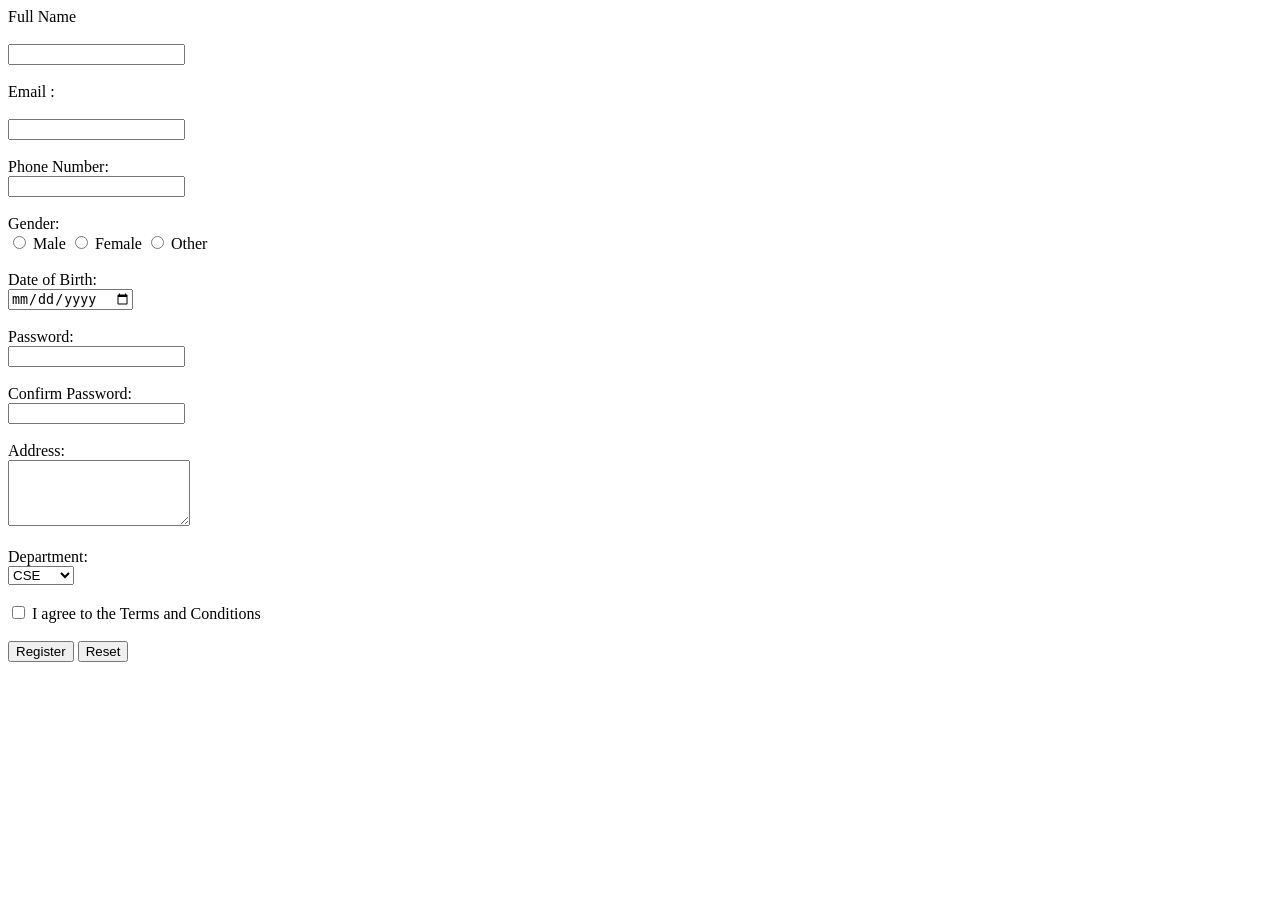
<file: index.html>
<!DOCTYPE html>
<html lang="en">
<head>
    <meta charset="UTF-8">
    <meta name="viewport" content="width=device-width, initial-scale=1.0">
    <title>Document</title>
</head>
<body>
    <form>
        <label for="fullname">Full Name</label> <br><br>
        <input type="text" id="fullname" name="fullname" required><br><br>

        <label for="email">Email :</label><br><br>
        <input type="email" id="email" name="email" required><br><br>

        <label for="phone">Phone Number: </label><br>
        <input type="tel" id="phone" name="phone" required><br><br>

        <label>Gender: </label><br>
        <input type="radio" id="male" name="gender" value="Male">
        <label for="male">Male</label>

        <input type="radio" id="female" name="gender" value="Female">
        <label for="female">Female</label>

       <input type="radio" id="other" name="gender" value="Other">
       <label for="other">Other</label><br><br>

       <label for="dob">Date of Birth: </label><br>
       <input type="date" id="dob" name="dob"><br><br>

       <label for="password">Password: </label><br>
       <input type="password" id="password" name="password" required><br><br>

       <label for="confirmpassword">Confirm Password: </label><br>
       <input type="password" id="confirmpassword" name="confirmpassword" required><br><br>

       <label for="address">Address: </label><br>
       <textarea id="address" name="address" rows="4"></textarea><br><br>

       <label for="department">Department: </label><br>
       <select id="department" name="department">
          <option value="CSE">CSE</option>
          <option value="EEE">EEE</option>
          <option value="BBA">BBA</option>
          <option value="English">English</option>
       </select><br><br>

       <input type="checkbox" id="terms" name="terms" required>
       <label for="terms">I agree to the Terms and Conditions</label><br><br>

       <input type="submit" value="Register">
       <input type="reset" value="Reset">
    </form>
</body>
</html>
</file>
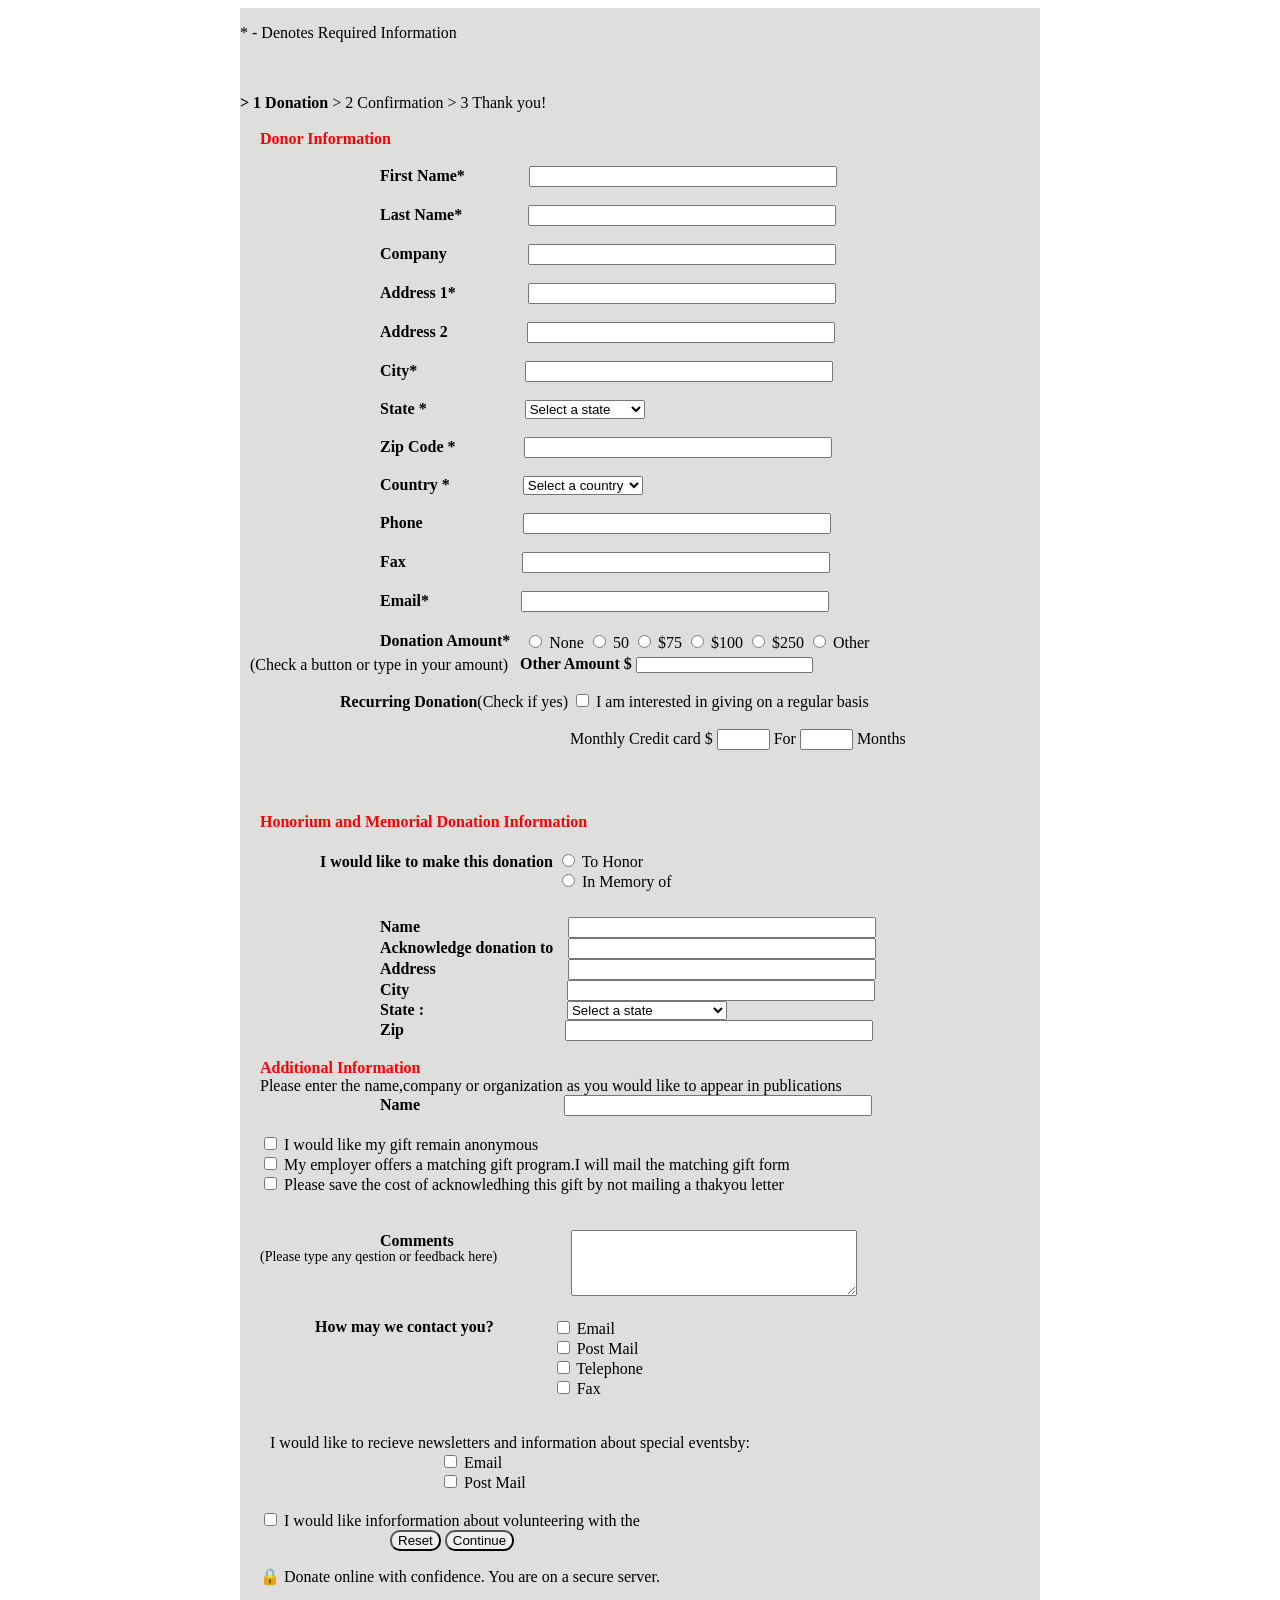
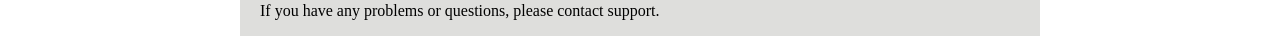
<file: Experiment/index.html>
<!DOCTYPE html>
<html lang="en">
<head>
    <meta charset="UTF-8">
    <meta name="viewport" content="width=device-width, initial-scale=1.0">
     
    <title>Experiment</title>
    <link rel="stylesheet" href="style.css">
</head>
<body>

    <div class="mainDiv">
        <p>* - Denotes Required Information</p><br><br>
        

        <div class="DCT">
            
            <span><b>&gt; 1 Donation</b></span>
            <span>&gt; 2 Confirmation</span>
            <span>&gt; 3 Thank you!</span>
        </div><br>

        <label class="lblr">Donor Information</label><br><br>
        
            <form>
                <div class="DonorInfo">

                    <div class="n-e">

                        <label for="First name" class="lb1">First Name*</label>
                    <input type="text" id="firstname" name="firstname" id="in1" required><br><br>

                    <label for="Last name" class="lb1">Last Name*</label> 
                    <input type="text" id="lastname" name="lastname"  required ><br><br>

                    <label for="Company" class="lb1">Company</label> 
                    <input type="text" id="company" name="company"><br><br>

                    <label for="Address1" class="lb1">Address 1*</label> 
                    <input type="text" id="address1" name="adddress1" required><br><br>

                    <label for="Address2" class="lb1">Address 2</label> 
                    <input type="text" id="address2" name="adddress2"><br><br>

                    <label for="city" class="lb1">City*</label> 
                    <input type="text" id="city" name="city" required><br><br>

                    <label for="State" class="lb1">State * </label>
                    <select id="state" name="state"  required>
                        <option value="" selected disabled>Select a state</option>
                        <option value="State1">State 1</option>
                        <option value="state2">State 2</option>
                        <option value="state3">State 3</option>
                        <option value="state4">State 4</option>
                    </select><br><br>

                    <label for="zip code" class="lb1">Zip Code *</label> 
                    <input type="text" id="zipcode" name="zip code" required><br><br>

                    <label for="Country" class="lb1">Country * </label>
                    <select id="country" name="country" required>
                        <option value="" selected disabled>Select a country</option>
                        <option value="country1">Country 1</option>
                        <option value="country2">Country 2</option>
                        <option value="country3">Country 3</option>
                        <option value="country4">Country 4</option>
                    </select><br><br>

                    <label for="Phone" class="lb1">Phone </label>
                    <input type="tel" id="phone" name="phone" required><br><br>

                    <label for="Fax" class="lb1">Fax</label> 
                    <input type="text" id="Fax" name="Fax"><br><br>

                    <label for="email" class="lb1">Email*</label>
                    <input type="email" id="email" name="email" required><br>
                    </div>
                   

                    <label class="lb1"><b>Donation Amount* </b> </label>
                    <div id="rdDonation">

                        <input type="radio" id="none" name="Amount" value="none">
                        <label for="none">None</label>

                        <input type="radio" id="50" name="Amount" value="50">
                        <label for="50">50</label>

                        <input type="radio" id="75" name="Amount" value="75">
                        <label for="75">$75</label>

                        <input type="radio" id="100" name="Amount" value="100">
                        <label for="100">$100</label>

                        <input type="radio" id="250" name="Amount" value="250">
                        <label for="50">$250</label>

                        <input type="radio" id="other" name="Amount" value="other">
                        <label for="other">Other</label><br><br>
                    </div>
     
                    

                    <p id="p1">(Check a button or type in your amount)</p>

                    <div id="ota">

                        <label for="Other Amount"><b>Other Amount $</b></label> 
                        <input type="text" id="othamount" name="othamount"><br><br>

                    </div>
                    
                    <div id="rcd">

                        <label><b>Recurring Donation</b>(Check if yes)</label>
                        <input type="checkbox" id="interested" name="interested" required>
                        <label for="interested">I am interested in giving on a regular basis</label><br><br>

                        <div id="mcc">
                            <label for="Credit amount">Monthly Credit card $</label>
                            <input type="text" id="creditamount" name="creditamount" class="short-input" >
                            <label>For</label>
                            <input type="text" id="months" name="months" class="short-input" >
                            <label>Months</label><br><br>
                        </div>

                        
                    </div>

                    

                
                </div>

                
                <label class="lblr">Honorium and Memorial Donation Information</label>
                <div class="HMD">

                    <div id="d1">
                         <label><b>I would like to make this donation </b> </label>
                        <div id="donation">
                            <div>
                                <input type="radio" id="tohonor" name="Dedicate" value="tohonor">
                                <label for="honor">To Honor</label>
                            </div>
                            <div>
                                <input type="radio" id="memory" name="Dedicate" value="memory">
                                <label for="memory">In Memory of</label><br>
                            </div>
                            
                        </div>
                    </div>
            
                   

                    

                    <br><br><label for="Name" class="lb2">Name</label> 
                    <input type="text" id="names" name="Names"><br>

                    <label for="Acknowledge" class="lb2">Acknowledge donation to</label> 
                    <input type="text" id="ack" name="ack"><br>

                    <label for="Address" class="lb2">Address</label> 
                    <input type="text" id="address" name="address"><br>

                    <label for="City2" class="lb2">City</label> 
                    <input type="text" id="city2" name="city2"><br>

                    <label for="State" class="lb2">State : </label>
                    <select id="state2" name="state2" required>
                        <option value="" selected disabled>Select a state</option>
                        <option value="State1">State 1</option>
                        <option value="state2">State 2</option>
                        <option value="state3">State 3</option>
                        <option value="state4">State 4</option>
                    </select><br>

                    <label for="zip" class="lb2">Zip</label> 
                    <input type="text" id="zips" name="zips"><br><br>

                    
                </div>
                
                <div class="AdditionalInfo">
                    <label class="lblr"><b>Additional Information</b></label><br>
                    <label id="an">Please enter the name,company or organization as you would like to appear in publications </label><br>
                    <label for="Name3" class="lb2">Name</label> 
                    <input type="text" id="name3" name="name3"><br><br>

                    <div id="ad1">
                        <input type="checkbox" id="c1" name="c1">
                        <label>I would like my gift remain anonymous</label><br>

                        <input type="checkbox" id="c2" name="c2">
                        <label>My employer offers a matching gift program.I will mail the matching gift form</label><br>

                        <input type="checkbox" id="c3" name="c3">
                        <label>Please save the cost of acknowledhing this gift by not mailing a thakyou letter</label><br><br>
                    </div>
                   

                    <label id="lbid"><b>Comments</b></label><br>
                    <label id="lbid2">(Please type any qestion or feedback here)</label>
                    <textarea id="comments" name="comments" rows="4" ></textarea><br><br>

                    <div id="mainC11">
                        
                        <label id="fixin"><b>How may we contact you? </b> </label>
                        <div id="dc11">
                            
                            <input type="checkbox" id="c11" name="c11">
                            <label>Email</label><br>

                            <input type="checkbox" id="c12" name="c12">
                            <label>Post Mail</label><br>

                            <input type="checkbox" id="c13" name="c13">
                            <label>Telephone</label><br>

                            <input type="checkbox" id="c14" name="c14">
                            <label>Fax</label><br><br>
                        </div>
                    </div>

                 
                    
                    <br><label id="lbi">I would like to recieve newsletters and information about special eventsby:</label>

                    

                    
                    <div id="dc21">
                            
                            <input type="checkbox" id="c21" name="c21">
                            <label>Email</label><br>

                            <input type="checkbox" id="c22" name="c22">
                            <label>Post Mail</label><br>
                        </div>
                    <div id="c31d">
                        <br><input type="checkbox" id="c31" name="c31">
                        <label>I would like inforformation about volunteering with the</label><br>
                    </div>
                    <div id="btns">
                        <input type="reset" value="Reset" id="rs">
                        <input type="submit" value="Continue" id="sbm">
                    </div>
                    <p class="secure">&#128274; Donate online with confidence. You are on a secure server.</p> 
                    <p class="support">If you have any problems or questions, please contact support.</p> 
                    
                    

                </div>


                


            



            </form>
          
    </div>   
    
    
</body>
</html>
</file>
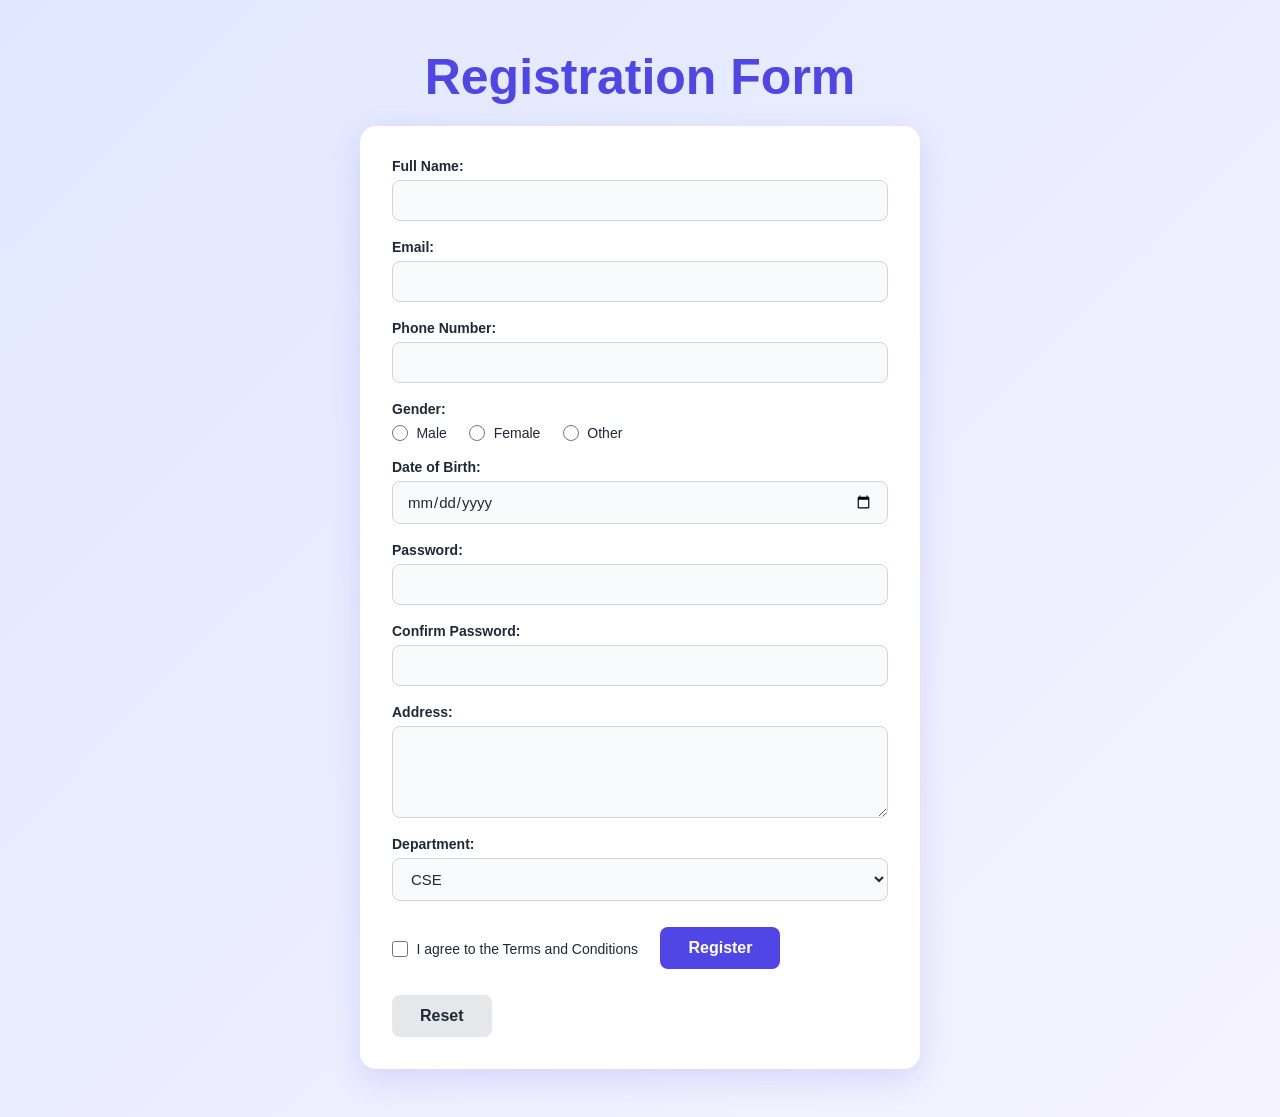
<file: SecondTask/index.html>
<!DOCTYPE html>
<html>

<head>
    <meta charset="UTF-8">
    <meta name="viewport" content="width=device-width, initial-scale=1.0">
    <title>Registration Form</title>
    <link rel="stylesheet" href="regi.css">
</head>

<body>

    <h2>
        Registration Form
    </h2>

    <form action="#" method="post">

        <label for="fullname">Full Name:</label><br>
        <input type="text" id="fullname" name="fullname" required><br><br>

        <label for="email">Email:</label><br>
        <input type="email" id="email" name="email" required><br><br>

        <label for="phone">Phone Number:</label><br>
        <input type="tel" id="phone" name="phone" required><br><br>

        <label>Gender:</label><br>

        <input type="radio" id="male" name="gender" value="Male">
        <label for="male">Male</label>

        <input type="radio" id="female" name="gender" value="Female">
        <label for="female">Female</label>

        <input type="radio" id="other" name="gender" value="Other">
        <label for="other">Other</label><br><br>

        <label for="dob">Date of Birth:</label><br>
        <input type="date" id="dob" name="dob"><br><br>

        <label for="password">Password:</label><br>
        <input type="password" id="password" name="password" required><br><br>

        <label for="confirmPassword">Confirm Password:</label><br>
        <input type="password" id="confirmPassword" name="confirmPassword" required><br><br>

        <label for="address">Address:</label><br>
        <textarea id="address" name="address" rows="4"></textarea><br><br>

        <label for="department">Department:</label><br>
        <select id="department" name="department">
            <option value="CSE">CSE</option>
            <option value="EEE">EEE</option>
            <option value="BBA">BBA</option>
            <option value="English">English</option>
        </select><br><br>

        <input type="checkbox" id="terms" name="terms" required>
        <label for="terms">I agree to the Terms and Conditions</label><br><br>


        <input type="submit" value="Register" ;>

        <input type="reset" value="Reset" ;>
    </form>

</body>

</html>
</file>
<file: Experiment/style.css>
body{

   
    display: flex;
    justify-content: center;
    align-items: center;
}

.mainDiv{

     max-height: fit-content;
     width: 800px;
     background-color: rgb(222, 222, 220);
}

.lb1{

    position: relative;
    left: 140px;
    font-weight: bolder;

}
#firstname{

     position: relative;
    left: 200px;
    width: 300px;
}
#lastname{

     position: relative;
    left: 202px;
    width: 300px;
}
#company{

     position: relative;
    left: 217px;
    width: 300px;
}
#address1{

     position: relative;
    left: 208px;
    width: 300px;
}
#address2{

     position: relative;
    left: 215px;
    width: 300px;
}
#city{

     position: relative;
    left: 244px;
    width: 300px;
}
#state{

     position: relative;
    left: 234px;
    width: 120px;
}
#zipcode{

     position: relative;
    left: 204px;
    width: 300px;
}
#country{

     position: relative;
    left: 209px;
    width: 120px;
}
#phone{

     position: relative;
    left: 236px;
    width: 300px;
}
#Fax{

     position: relative;
    left: 252px;
    width: 300px;
}
#email{

     position: relative;
    left: 228px;
    width: 300px;
}
#rdDonation{

    position: relative;
    left: 150px;
    display: inline-block;
    top: 20px;
}
#p1{
    position: relative;
    bottom: 10px;
    left: 10px;
    
}

#ota{

    position: relative;
   
    left: 280px;
    bottom: 45px;
}
#othamount{

    height: 10px;
}
#rcd{

     position: relative;
   
    left: 100px;
    bottom: 45px;
}
#creditamount{

    width: 45px;
}
#months{

    width: 45px;
}
#mcc{
      position: relative;
   
    left: 230px;
}
#donation{
    display: inline-block;
    height: 50px;
    width: 150px;
    position: relative;
    top: 20px;
   
}
#d1{

    position: relative;
    left: 80px;
}

.lb2{

    position: relative;
    left: 140px;
    font-weight: bolder;

}
#names{

     position: relative;
    left: 284px;
    width: 300px;
}
#ack{

     position: relative;
    left: 151px;
    width: 300px;
}
#address{

     position: relative;
    left: 268px;
    width: 300px;
}
#city2{

     position: relative;
    left: 294px;
    width: 300px;
}
#state2{

     position: relative;
    left: 279px;
    width: 160px;
}
#zips{

     position: relative;
    left: 297px;
    width: 300px;
}
#name3{

     position: relative;
    left: 280px;
    width: 300px;
}

#ad1{

    position: relative;
    left: 20px;
}
#lbid{

    position: relative;
    left: 140px;
    top: 20px;
    font-weight: bolder;

}
#lbid2{

    

    position: relative;
    left: 20px;
    bottom: 35px;
    font-weight: lighter;
    font-size: 14px;


}
#comments{

    position: relative;
    left: 90px;
    width: 280px;   

}
#dc11{

    display: inline-block;
    
    height: 80px;
    position: relative;
    left: 130px;
}
#fixin{

    position: relative;
    bottom: 80px;
    position: relative;
    left: 75px;
}
#dc21{
    height: 40px;
    position: relative;
    left: 200px;
    
}
#lbi{

    position: relative;
    left: 30px;
}
.lblr{

    color: red;
    position: relative;
    left: 20px;
    font-weight: bolder;
}
#c31d{

    position: relative;
    left: 20px;
}
#btns{

    position: relative;
    left: 150px;
}
.secure{

    position: relative;
    left: 20px;
}
.support{

    position: relative;
    left: 20px;
}
#rs{

    border-radius: 10px;
}
#sbm{

    border-radius: 10px;
}
#an{

    position: relative;
    left: 20px;
}
</file>
<file: SecondTask/regi.css>
:root {
    --primary: #4f46e5;
    --primary-dark: #4338ca;
    --text: #1f2937;
    --border: #d1d5db;
}

* {
    box-sizing: border-box;
}

body {
    margin: 20;
    padding: 40px 16px;
    font-family: "Segoe UI", Roboto, Helvetica, Arial, sans-serif;
    color: var(--text);
    background: linear-gradient(135deg, #e0e7ff 0%, #f5f3ff 100%);
    min-height: 100vh;
}

/* Heading */
h2 {
    max-width: 560px;
    margin: 0 auto 20px;
    text-align: center;
    font-size: 50px;
    color: var(--primary);
}

/* Form card */
form {
    max-width: 560px;
    margin: 0 auto;
    padding: 32px;
    background: #fff;
    border-radius: 16px;
    box-shadow: 0 10px 30px rgba(79, 70, 229, 0.15);
}

/* <br> tags are replaced by CSS spacing */
br {
    display: none;
}

/* Labels (above inputs) */
label {
    display: block;
    margin-top: 18px;
    margin-bottom: 6px;
    font-size: 14px;
    font-weight: 600;
}

form label:first-child {
    margin-top: 0;
}

/* Text-like fields */
input[type="text"],
input[type="email"],
input[type="tel"],
input[type="date"],
input[type="password"],
textarea,
select {
    display: block;
    width: 100%;
    padding: 11px 14px;
    font-size: 15px;
    font-family: inherit;
    color: var(--text);
    background: #f9fafb;
    border: 1px solid var(--border);
    border-radius: 8px;
    transition: border-color .2s, box-shadow .2s, background .2s;
}

textarea {
    resize: vertical;
}

input:focus,
textarea:focus,
select:focus {
    outline: none;
    background: #fff;
    border-color: var(--primary);
    box-shadow: 0 0 0 3px rgba(79, 70, 229, 0.18);
}

/* Radio and checkbox, with their labels on the same line */
input[type="radio"],
input[type="checkbox"] {
    width: 16px;
    height: 16px;
    margin: 0 4px 0 0;
    vertical-align: middle;
    accent-color: var(--primary);
    cursor: pointer;
}

input[type="radio"]+label,
input[type="checkbox"]+label {
    display: inline-block;
    margin: 0 18px 0 0;
    font-weight: 500;
    vertical-align: middle;
    cursor: pointer;
}

/* Buttons */
input[type="submit"],
input[type="reset"] {
    margin-top: 26px;
    margin-right: 10px;
    padding: 12px 28px;
    font-size: 16px;
    font-weight: 600;
    border: none;
    border-radius: 8px;
    cursor: pointer;
    transition: background .2s, transform .1s;
}

input[type="submit"] {
    background: var(--primary);
    color: #fff;
}

input[type="submit"]:hover {
    background: var(--primary-dark);
}

input[type="reset"] {
    background: #e5e7eb;
    color: var(--text);
}

input[type="reset"]:hover {
    background: #d1d5db;
}

input[type="submit"]:active,
input[type="reset"]:active {
    transform: scale(0.98);
}

@media (max-width: 480px) {
    form {
        padding: 22px 18px;
    }
}
</file>
